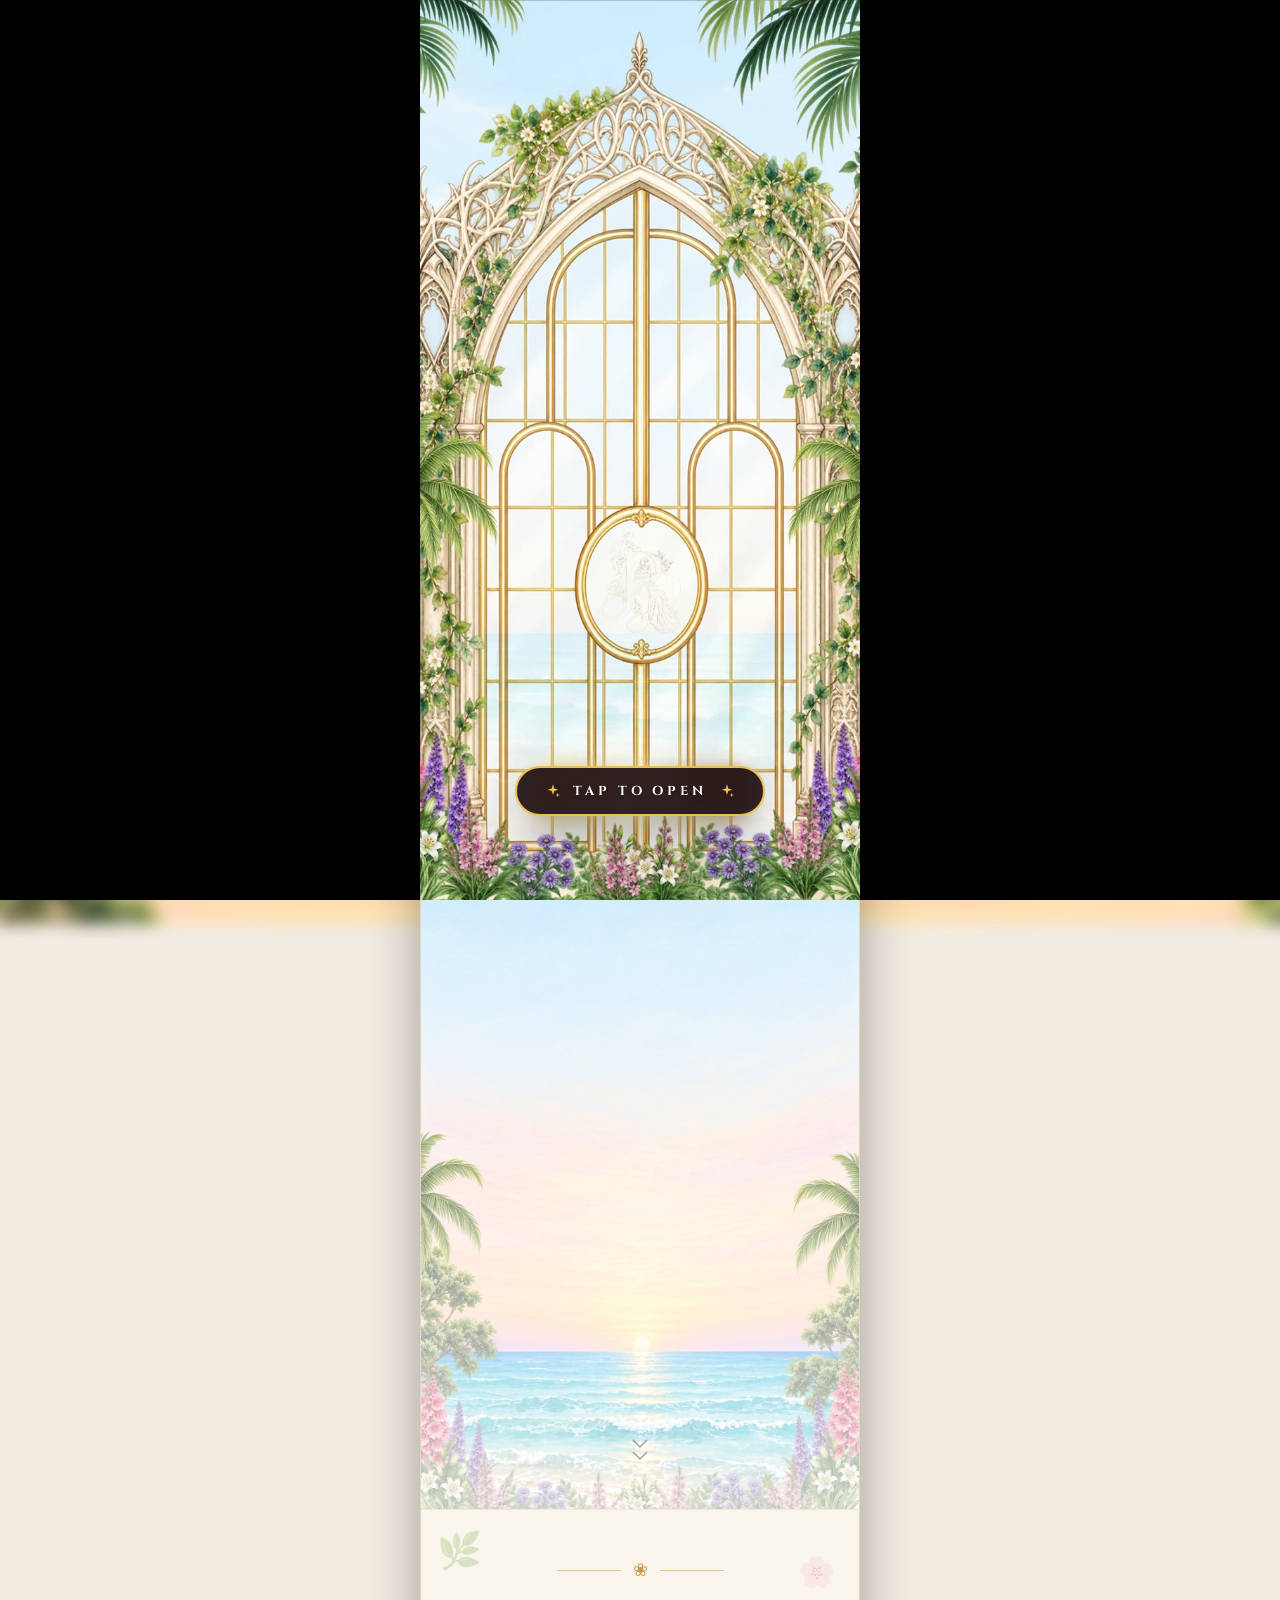
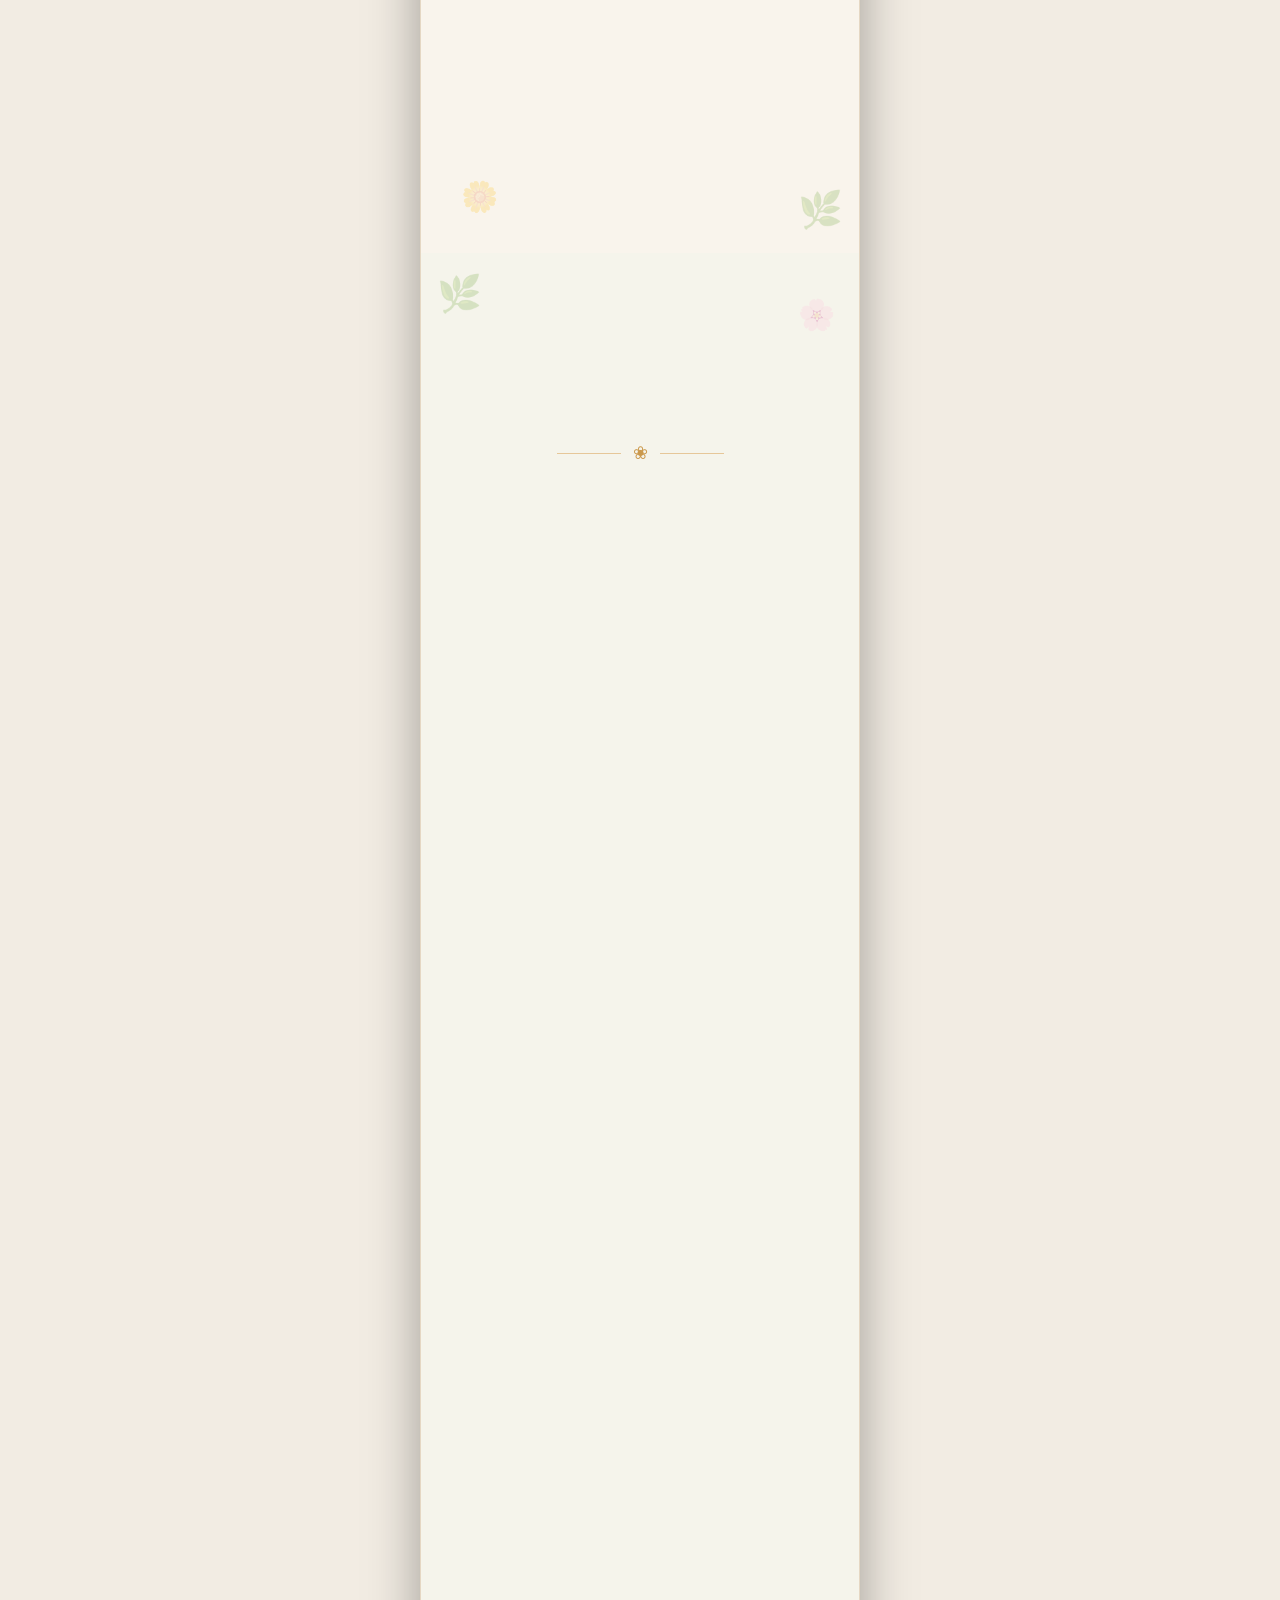
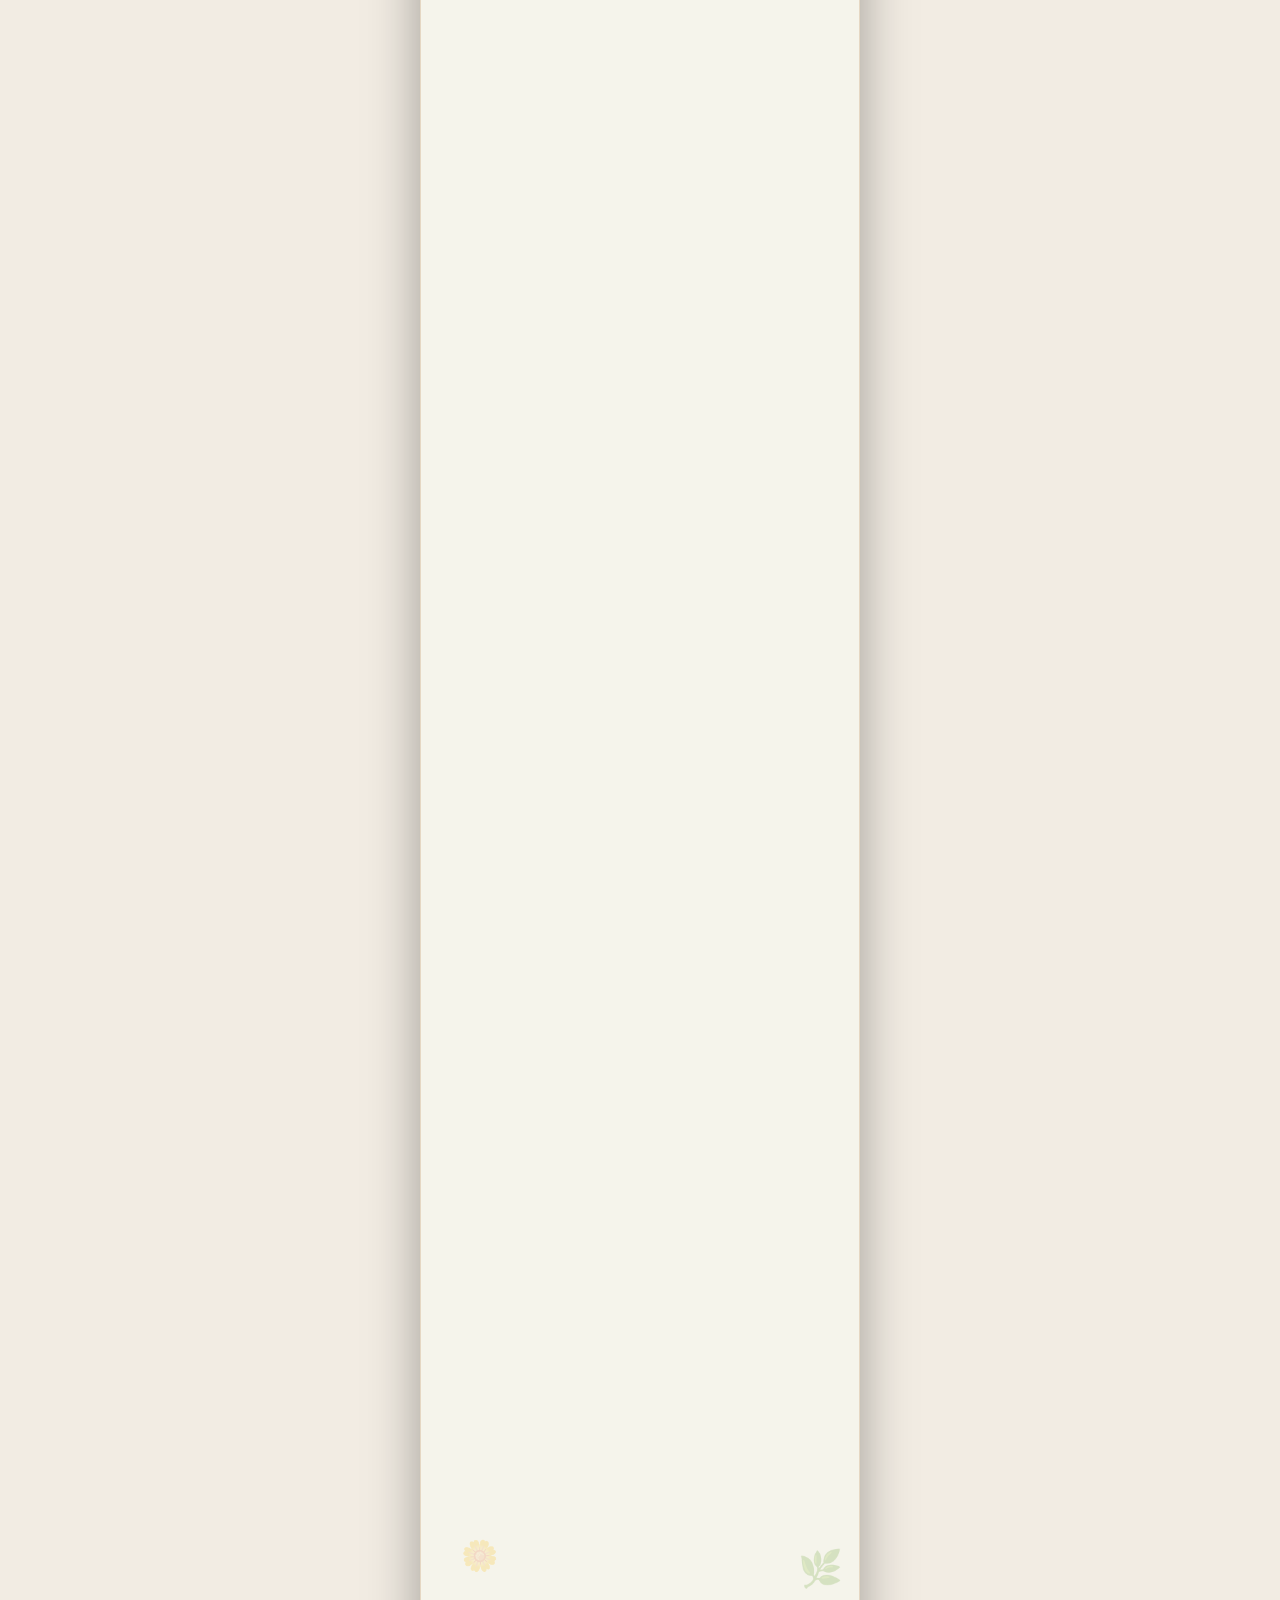
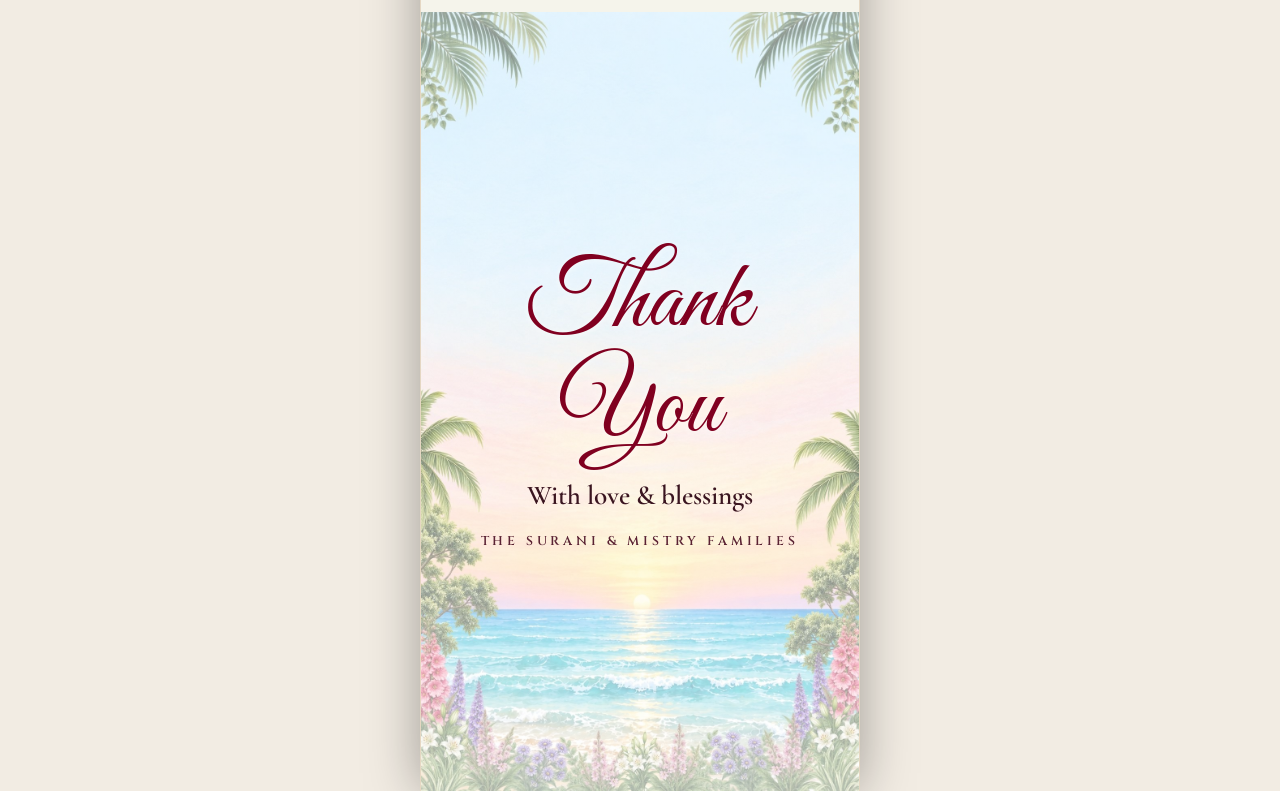
<file: wed/index.html>
<!doctype html>
<html lang="en">
<head>
  <meta charset="UTF-8" />
  <meta name="viewport" content="width=device-width, initial-scale=1.0, viewport-fit=cover" />
  <meta name="theme-color" content="#faf6f0" />

  <!-- ===================================================================
       LINK-PREVIEW TAGS (WhatsApp / Facebook / iMessage / Twitter)
       These cannot be changed from config.js. After you choose your domain:
         1. Replace every  https://YOUR-DOMAIN.com  below with your real address
            (keep it https:// and no trailing slash).
         2. Edit the title / description text if the names or dates change.
       ==================================================================== -->
  <title>Parvez &amp; Palak — Wedding Invitation · November 2026</title>
  <meta name="description" content="Join Parvez Surani &amp; Palak Mistry for their wedding celebrations from 19th to 21st November 2026." />
  <meta name="author" content="Parvez &amp; Palak" />
  <link rel="canonical" href="https://YOUR-DOMAIN.com/" />

  <meta property="og:type" content="website" />
  <meta property="og:url" content="https://YOUR-DOMAIN.com/" />
  <meta property="og:title" content="Parvez &amp; Palak — Wedding Invitation" />
  <meta property="og:description" content="Join Parvez Surani &amp; Palak Mistry for their wedding celebrations from 19th to 21st November 2026." />
  <meta property="og:image" content="https://YOUR-DOMAIN.com/assets/images/og-image.jpg" />
  <meta property="og:image:width" content="1200" />
  <meta property="og:image:height" content="630" />
  <meta name="twitter:card" content="summary_large_image" />
  <meta name="twitter:title" content="Parvez &amp; Palak — Wedding Invitation" />
  <meta name="twitter:description" content="Join Parvez Surani &amp; Palak Mistry for their wedding celebrations from 19th to 21st November 2026." />
  <meta name="twitter:image" content="https://YOUR-DOMAIN.com/assets/images/og-image.jpg" />

  <link rel="icon" type="image/png" sizes="32x32" href="assets/images/favicon-32.png" />
  <link rel="icon" type="image/png" sizes="192x192" href="assets/images/icon-192.png" />
  <link rel="apple-touch-icon" href="assets/images/apple-touch-icon.png" />

  <link rel="preconnect" href="https://fonts.googleapis.com/" />
  <link rel="preconnect" href="https://fonts.gstatic.com/" crossorigin />
  <link href="https://fonts.googleapis.com/css2?family=Cormorant+Garamond:ital,wght@0,300;0,400;0,500;0,600;0,700;1,400;1,700&amp;family=DM+Serif+Display:ital@0;1&amp;family=Great+Vibes&amp;family=Cinzel:wght@400;500;600;700;800&amp;family=Mulish:wght@400;500;600;700&amp;family=Amiri:wght@400;700&amp;display=swap" rel="stylesheet" />

  <link rel="stylesheet" href="css/style.css" />
  <link rel="preload" as="image" href="assets/video/intro-poster.jpg" />
</head>

<body class="locked">

  <!-- Blurred scenery that is visible beside the phone-shaped column on desktop -->
  <div class="stage-bg" aria-hidden="true"></div>

  <div class="frame" id="frame">
    <main id="invite"></main>
    <noscript>
      <p style="padding:40px 24px;text-align:center;font-family:serif">
        Please enable JavaScript to view this wedding invitation.
      </p>
    </noscript>
  </div>

  <!-- Falling petals + music button (aligned to the column) -->
  <div class="fx" id="petals" aria-hidden="true"></div>
  <div class="fx-ui">
    <button type="button" id="music-btn" class="music-btn" hidden aria-label="Mute background music">
      <svg class="ico-on" viewBox="0 0 24 24" width="20" height="20" fill="none" stroke="currentColor" stroke-width="2" stroke-linecap="round" stroke-linejoin="round"><path d="M11 5 6 9H2v6h4l5 4V5z"/><path d="M15.5 8.5a5 5 0 0 1 0 7"/><path d="M19 5a10 10 0 0 1 0 14"/></svg>
      <svg class="ico-off" viewBox="0 0 24 24" width="20" height="20" fill="none" stroke="currentColor" stroke-width="2" stroke-linecap="round" stroke-linejoin="round"><path d="M11 5 6 9H2v6h4l5 4V5z"/><path d="m22 9-6 6"/><path d="m16 9 6 6"/></svg>
    </button>
  </div>

  <!-- Intro gate: tap → video plays → invitation is revealed -->
  <!-- "Scroll Down" cue — visible on the first screen so guests know to scroll -->
  <div class="fx-cue" aria-hidden="false">
    <button type="button" id="scroll-cue" class="scroll-cue" aria-label="Scroll down">
      <span id="scroll-cue-text">Scroll Down</span>
      <span class="chev" aria-hidden="true">
        <svg width="18" height="10" viewBox="0 0 16 10"><path d="M1 1L8 8L15 1" stroke="currentColor" stroke-width="1.8" fill="none" stroke-linecap="round" stroke-linejoin="round"/></svg>
        <svg width="18" height="10" viewBox="0 0 16 10"><path d="M1 1L8 8L15 1" stroke="currentColor" stroke-width="1.8" fill="none" stroke-linecap="round" stroke-linejoin="round"/></svg>
      </span>
    </button>
  </div>

  <div class="intro-wrap" id="intro-wrap">
    <div class="intro" id="intro" role="button" tabindex="0" aria-label="Tap to open the invitation">
      <video id="intro-video" src="assets/video/intro.mp4" poster="assets/video/intro-poster.jpg"
             playsinline webkit-playsinline muted preload="auto"></video>
      <div class="intro-cta" id="intro-cta">
        <div class="cta-glow"></div>
        <div class="cta-pill">
          <svg viewBox="0 0 24 24" width="16" height="16" fill="currentColor" aria-hidden="true"><path d="M12 2l1.9 6.1L20 10l-6.1 1.9L12 18l-1.9-6.1L4 10l6.1-1.9L12 2zM19 15l.9 2.1L22 18l-2.1.9L19 21l-.9-2.1L16 18l2.1-.9L19 15z"/></svg>
          <span id="intro-text">Tap to Open</span>
          <svg viewBox="0 0 24 24" width="16" height="16" fill="currentColor" aria-hidden="true"><path d="M12 2l1.9 6.1L20 10l-6.1 1.9L12 18l-1.9-6.1L4 10l6.1-1.9L12 2zM19 15l.9 2.1L22 18l-2.1.9L19 21l-.9-2.1L16 18l2.1-.9L19 15z"/></svg>
        </div>
      </div>
    </div>
  </div>

  <audio id="bgm" loop preload="none"></audio>

  <script src="js/defaults.js"></script>
  <script src="js/fonts.js"></script>
  <script src="js/config.js"></script>
  <script src="js/app.js"></script>
</body>
</html>
</file>
<file: wed/css/style.css>
/* ==========================================================================
   Wedding invitation — styles
   Same visual language as the original: cream paper, burgundy + sage, gold
   details, Cinzel / Cormorant / Great Vibes typography, falling petals.

   Sizing note: almost everything is sized in --k, "1% of the column width"
   (capped at 4.4px = 1% of the 440px desktop column). That keeps the layout
   identical on a small phone, a large phone and a desktop browser.
   ========================================================================== */

:root {
  --cream:       hsl(38 50% 95%);
  --paper:       #faf6f0;
  --gold:        hsl(36 55% 55%);
  --gold-soft:   hsl(36 60% 75%);
  --rose-deep:   hsl(348 65% 35%);
  --burgundy:    #800020;
  --olive:       #4f6330;
  --sage-deep:   hsl(95 25% 45%);
  --sage-soft:   hsl(95 30% 88%);
  --ink:         hsl(25 30% 18%);
  --plum:        #3a1520;
  --rust:        #a84c32;
  --shadow-soft: 0 8px 30px -10px hsl(25 30% 18% / .15);
  --shadow-elegant: 0 20px 60px -20px hsl(95 25% 25% / .25);

  --f-cinzel: "Cinzel", serif;
  --f-script: "Great Vibes", cursive;
  --f-dm:     "DM Serif Display", serif;
  --f-serif:  "Cormorant Garamond", Georgia, serif;
  --f-sans:   "Mulish", system-ui, -apple-system, "Segoe UI", sans-serif;
  --f-arabic: "Amiri", "Traditional Arabic", serif;

  --col: 440px;
}

*, *::before, *::after { box-sizing: border-box; margin: 0; padding: 0; }

html { -webkit-text-size-adjust: 100%; text-size-adjust: 100%; }

body {
  background: #f2ece3;
  color: var(--ink);
  font-family: var(--f-serif);
  line-height: 1.4;
  -webkit-font-smoothing: antialiased;
  overflow-x: hidden;
}
body.locked { overflow: hidden; }

img { display: block; max-width: 100%; }
.sr-only { position: absolute; width: 1px; height: 1px; padding: 0; margin: -1px; overflow: hidden; clip: rect(0, 0, 0, 0); white-space: nowrap; border: 0; }
a { color: inherit; }

:focus-visible { outline: 2px solid var(--gold); outline-offset: 3px; }

/* ----- Page chrome: blurred scenery + centred column --------------------- */
.stage-bg {
  position: fixed; inset: -24px; z-index: 0;
  background: #f2ece3 url("../assets/images/family-bg.jpg") center / cover no-repeat;
  filter: blur(8px) saturate(1.05);
}

.frame {
  --k: min(1vw, 4.4px);
  position: relative; z-index: 1;
  width: 100%; max-width: var(--col);
  min-height: 100vh; min-height: 100svh;
  margin: 0 auto;
  background: var(--paper);
  overflow-x: hidden;
  box-shadow: 0 0 50px rgba(0, 0, 0, .35);
  border-inline: 1px solid rgba(197, 168, 128, .4);
}
@media (max-width: 440px) { .frame { box-shadow: none; border-inline: 0; } }

/* Fixed overlays that line up with the column */
.fx, .fx-ui {
  position: fixed; top: 0; bottom: 0; left: 50%;
  width: min(100%, var(--col)); transform: translateX(-50%);
  pointer-events: none;
}
.fx { z-index: 10; overflow: hidden; }
.fx-ui { z-index: 40; display: flex; align-items: flex-end; justify-content: flex-end; padding: 0 20px calc(20px + env(safe-area-inset-bottom, 0px)); }

.petal {
  position: absolute; top: -10vh; will-change: transform, opacity;
  animation: float-petal linear infinite;
  box-shadow: 0 1px 2px rgba(244, 114, 182, .25);
}
.petal-icon { box-shadow: none; user-select: none; }
.petal-icon img, img.petal { height: auto; }
@keyframes float-petal {
  0%   { transform: translateY(-10vh) translate(0) rotate(0); opacity: 0; }
  10%  { opacity: .9; }
  90%  { opacity: .9; }
  100% { transform: translateY(110vh) translate(40px) rotate(360deg); opacity: 0; }
}

.music-btn {
  pointer-events: auto; cursor: pointer;
  width: 44px; height: 44px; border-radius: 50%; border: 0;
  display: flex; align-items: center; justify-content: center;
  background: hsl(25 30% 18% / .8); color: var(--cream);
  backdrop-filter: blur(6px); -webkit-backdrop-filter: blur(6px);
  box-shadow: var(--shadow-elegant);
  transition: transform .2s;
}
.music-btn:hover { transform: scale(1.06); }
.music-btn[hidden] { display: none; }
.music-btn .ico-off { display: none; }
.music-btn.is-muted .ico-on  { display: none; }
.music-btn.is-muted .ico-off { display: block; }

/* ----- Intro gate -------------------------------------------------------- */
.intro-wrap {
  position: fixed; inset: 0; z-index: 50; background: #000;
  transition: opacity .6s cubic-bezier(.4, 0, .2, 1);
}
.intro-wrap.hiding { opacity: 0; pointer-events: none; }
.intro {
  position: relative; width: 100%; max-width: var(--col); height: 100%; margin: 0 auto;
  cursor: pointer; overflow: hidden; user-select: none; -webkit-user-select: none;
  touch-action: none; -webkit-tap-highlight-color: transparent;
}
.intro video { width: 100%; height: 100%; object-fit: cover; background: #000; }
.intro-cta {
  position: absolute; left: 0; right: 0; bottom: 84px; display: flex; justify-content: center;
  pointer-events: none; animation: fade-in 1.2s ease-out backwards;
  transition: opacity .3s;
}
.intro.playing .intro-cta { opacity: 0; }
.cta-glow {
  position: absolute; width: 224px; height: 52px; border-radius: 999px;
  background: linear-gradient(90deg, #d4af37, #fcf6ba, #aa771c); opacity: .8; filter: blur(10px);
  animation: pulse 2s ease-in-out infinite;
}
.cta-pill {
  position: relative; display: flex; align-items: center; gap: 12px;
  padding: 14px 28px; border-radius: 999px;
  background: rgba(26, 12, 16, .9); border: 2px solid #e5c158; color: #fbf5b7;
  font-family: var(--f-cinzel); font-weight: 700; font-size: 13px; letter-spacing: .3em; text-transform: uppercase;
  box-shadow: 0 25px 50px -12px rgba(0, 0, 0, .5);
  backdrop-filter: blur(6px); -webkit-backdrop-filter: blur(6px);
}
.cta-pill svg { color: #e5c158; animation: pulse 2s ease-in-out infinite; }
.cta-pill span { color: #fff; text-shadow: 0 1px 3px rgba(0, 0, 0, .5); }
@keyframes pulse { 50% { opacity: .5; } }
@keyframes fade-in { from { opacity: 0; } to { opacity: 1; } }
@keyframes drift { 0%, 100% { transform: translateY(0) rotate(0); } 50% { transform: translateY(-12px) rotate(8deg); } }

/* ----- 1. Hero ----------------------------------------------------------- */
.hero { position: relative; width: 100%; height: 100vh; height: 100svh; overflow: hidden; user-select: none; -webkit-user-select: none; }
@media (min-width: 600px) { .hero { height: auto; aspect-ratio: 9 / 16; } }
.hero-bg { position: absolute; inset: 0; width: 100%; height: 100%; object-fit: cover; object-position: center; }

.hero-text {
  position: absolute; left: 0; right: 0; top: 0; height: 72%;
  display: flex; flex-direction: column; align-items: center; justify-content: center;
  padding: 0 calc(var(--k) * 8); text-align: center;
}
.invoc-ar {
  font-family: var(--f-arabic); font-weight: 700; color: #8b1538;
  font-size: calc(var(--k) * 7.4 * var(--fs, 1)); line-height: 1.5; direction: rtl;
}
.invoc-en {
  margin-top: calc(var(--k) * .5);
  font-family: var(--f-serif); font-weight: 700; color: #8b1538; text-transform: uppercase;
  font-size: calc(var(--k) * 2.1 * var(--fs, 1)); letter-spacing: .01em; line-height: 1.5;
}
.blessing {
  margin-top: calc(var(--k) * 5.5);
  font-family: var(--f-serif); font-weight: 700; color: var(--olive, #4f6330);
  font-size: calc(var(--k) * 4.2 * var(--fs, 1)); line-height: 1.28; max-width: 92%;
}
.hero-name {
  margin-top: calc(var(--k) * 3);
  font-family: var(--f-serif); font-weight: 500; text-transform: uppercase; color: var(--rose-deep);
  font-size: calc(var(--k) * 13.5 * var(--fs, 1)); letter-spacing: .03em; line-height: 1.05;
}
.hero-line {
  margin-top: calc(var(--k) * 3);
  font-family: var(--f-serif); font-weight: 700; color: var(--olive, #4f6330);
  font-size: calc(var(--k) * 4.3 * var(--fs, 1)); line-height: 1.3;
}
.hero-amp {
  margin-top: calc(var(--k) * 2.4);
  font-family: var(--f-serif); font-weight: 700; color: var(--rose-deep);
  font-size: calc(var(--k) * 6 * var(--fs, 1)); line-height: 1;
}

/* ----- 2. Families ------------------------------------------------------- */
.family {
  --pad: calc(var(--k) * 6);
  position: relative; overflow: hidden; user-select: none; -webkit-user-select: none;
  padding: calc(var(--k) * 11) var(--pad);
}
.family-bg { position: absolute; inset: 0; width: 100%; height: 100%; object-fit: cover; z-index: 0; }
.family-veil {
  position: absolute; inset: 0; z-index: 1; pointer-events: none;
  background: linear-gradient(to bottom, rgba(255,255,255,0) 0%, rgba(255,255,255,.25) 25%, rgba(255,255,255,.35) 50%, rgba(255,255,255,.55) 70%, rgba(255,255,255,.7) 100%);
}
.family-inner { position: relative; z-index: 2; }

.fam-head { text-align: center; margin-bottom: calc(var(--k) * 6); }
.fam-kicker { font-family: var(--f-cinzel); font-weight: 600; text-transform: uppercase; letter-spacing: .3em; color: #5a2233; font-size: calc(var(--k) * 2.5 * var(--fs, 1)); text-shadow: 0 1px 3px rgba(255,255,255,.7); }
.fam-title  { margin-top: calc(var(--k) * 1.6); font-family: var(--f-cinzel); font-weight: 700; letter-spacing: .12em; color: var(--plum); font-size: calc(var(--k) * 8 * var(--fs, 1)); text-shadow: 0 1px 5px rgba(255,255,255,.6); }
.fam-script { margin-top: calc(var(--k) * -1.2); font-family: var(--f-script); color: var(--burgundy); font-size: calc(var(--k) * 13.6 * var(--fs, 1)); line-height: 1.15; text-shadow: 0 1px 5px rgba(255,255,255,.6); }

.fam-row { display: grid; grid-template-columns: 1fr 1fr; gap: calc(var(--k) * 4); margin-bottom: calc(var(--k) * 5); text-align: center; }
.fam-label { font-family: var(--f-cinzel); font-weight: 500; text-transform: uppercase; letter-spacing: .2em; color: var(--burgundy); font-size: calc(var(--k) * 2.3 * var(--fs, 1)); margin-bottom: 2px; text-shadow: 0 1px 3px rgba(255,255,255,.9); }
.fam-names { font-family: var(--f-serif); text-transform: uppercase; color: #1a080c; font-size: calc(var(--k) * 3.2 * var(--fs, 1)); font-weight: 600; line-height: 1.3; text-shadow: 0 1px 3px rgba(255,255,255,.8); }
.fam-strong .fam-label, .fam-strong .fam-names { font-weight: 700; }
.fam-amp { font-family: var(--f-serif); font-style: italic; font-weight: 700; color: var(--burgundy); font-size: calc(var(--k) * 2.6 * var(--fs, 1)); margin: 2px 0; }

.fam-couple { position: relative; align-items: center; margin: calc(var(--k) * 7) 0 calc(var(--k) * 5); }
.fam-person { font-family: var(--f-script); color: var(--burgundy); font-size: calc(var(--k) * 11.5 * var(--fs, 1)); line-height: 1; text-shadow: 0 1px 8px rgba(255,255,255,.7); }
.fam-logo { position: absolute; left: 50%; top: 50%; width: calc(var(--k) * 19); height: calc(var(--k) * 19); margin: calc(var(--k) * -9.5) 0 0 calc(var(--k) * -9.5); pointer-events: none; z-index: 3; }
.fam-logo-in { width: 100%; height: 100%; }
.fam-logo img { width: 100%; height: 100%; object-fit: contain; filter: drop-shadow(0 2px 3px rgba(0,0,0,.25)); }

.scroll-hint { display: flex; flex-direction: column; align-items: center; gap: 2px; margin-top: calc(var(--k) * 8); animation: drift 6s ease-in-out infinite; color: rgba(58, 21, 32, .4); }
.scroll-hint p { font-family: var(--f-cinzel); font-size: calc(var(--k) * 2 * var(--fs, 1)); letter-spacing: .35em; text-transform: uppercase; }

/* ----- 3. Save the date -------------------------------------------------- */
.section-deco { position: relative; padding: calc(var(--k) * 8) calc(var(--k) * 6) calc(var(--k) * 12); background: var(--cream); border-top: 1px solid hsl(36 60% 75% / .3); overflow: hidden; }
.deco { position: absolute; pointer-events: none; opacity: .2; line-height: 1; }
.deco.d1 { top: 24px; left: 16px;  font-size: 36px; }
.deco.d2 { top: 48px; right: 24px; font-size: 30px; }
.deco.d3 { bottom: 40px; left: 40px; font-size: 30px; }
.deco.d4 { bottom: 24px; right: 16px; font-size: 36px; }
.orn { display: flex; align-items: center; justify-content: center; gap: 12px; margin: 12px 0; color: var(--gold); font-size: 18px; }
.orn::before, .orn::after { content: ""; height: 1px; width: 64px; background: var(--gold-soft); }
.section-inner { position: relative; text-align: center; }

.scratch {
  position: relative; width: 100%; max-width: 340px; margin: 0 auto 24px; aspect-ratio: 1.875 / 1;
  border-radius: 16px; overflow: hidden; border: 1px solid rgba(197, 168, 128, .6);
  box-shadow: 0 20px 25px -5px rgba(0,0,0,.1), 0 8px 10px -6px rgba(0,0,0,.1);
  user-select: none; -webkit-user-select: none;
}
.scratch-under {
  position: absolute; inset: 0; display: flex; flex-direction: column; align-items: center; justify-content: center; text-align: center;
  background: linear-gradient(to bottom, #fffdfa, #fbf2df); border: 2px solid rgba(197, 168, 128, .4); border-radius: 16px; padding: 16px;
  box-shadow: inset 0 2px 4px rgba(0,0,0,.06);
}
.scratch-label { font-family: var(--f-cinzel); font-weight: 700; text-transform: uppercase; letter-spacing: .35em; color: var(--burgundy); font-size: calc(12px * var(--fs, 1)); }
.scratch-date  { margin-top: 6px; font-family: var(--f-dm); color: var(--burgundy); font-size: calc(clamp(24px, 8.6vw, 36px) * var(--fs, 1)); letter-spacing: .02em; line-height: 1.15; }
.scratch canvas { position: absolute; inset: 0; width: 100%; height: 100%; z-index: 2; cursor: grab; touch-action: none; border-radius: 16px; }
.scratch canvas:active { cursor: grabbing; }

.countdown-wrap { transition: opacity .7s, transform .7s; }
.countdown-wrap.hidden { opacity: 0; transform: translateY(16px); pointer-events: none; height: 0; overflow: hidden; }
.countdown { display: flex; justify-content: center; gap: 12px; }
.cd-cell { display: flex; flex-direction: column; align-items: center; min-width: 68px; }
.cd-box { width: 100%; aspect-ratio: 1; border-radius: 16px; background: var(--cream); border: 1px solid var(--gold-soft); box-shadow: var(--shadow-soft); display: flex; align-items: center; justify-content: center; }
.cd-num { font-family: var(--f-cinzel); font-size: calc(26px * var(--fs, 1)); color: var(--rose-deep); font-variant-numeric: tabular-nums; letter-spacing: .02em; }
.cd-label { margin-top: 8px; font-size: calc(12px * var(--fs, 1)); letter-spacing: .15em; text-transform: uppercase; color: var(--sage-deep); font-family: var(--f-serif); font-weight: 600; }
.cd-done { margin-top: 16px; font-family: var(--f-script); font-size: calc(30px * var(--fs, 1)); color: var(--rose-deep); }
@media (min-width: 440px) { .cd-cell { min-width: 80px; } .cd-num { font-size: calc(32px * var(--fs, 1)); } }

/* ----- 4. Events --------------------------------------------------------- */
.events { position: relative; padding: calc(var(--k) * 10) 16px calc(var(--k) * 14); background: hsl(95 30% 88% / .2); overflow: hidden; }
.events-title { font-family: var(--f-script); font-size: calc(56px * var(--fs, 1)); line-height: 1.15; color: var(--rose-deep); text-align: center; margin-top: 4px; }
.event-list { display: grid; gap: 40px; margin-top: 16px; }

.event {
  --kk: calc(min(100vw - 32px, 408px) / 100);   /* 1% of the card width */
  --k: var(--kk);
  position: relative; border-radius: 24px; overflow: hidden; background: #fff;
  border: 1px solid hsl(36 60% 75% / .4); box-shadow: var(--shadow-elegant);
}
.event-art { position: relative; aspect-ratio: 9 / 16; overflow: hidden; }
.event-art > img { position: absolute; inset: 0; width: 100%; height: 100%; object-fit: cover; user-select: none; -webkit-user-select: none; }
.event-body {
  --k: calc(var(--kk) * var(--scale, 1));       /* per-event text scale (config: theme.scale) */
  position: absolute; left: var(--side, 6%); right: var(--side, 6%); top: var(--top, 10%);
  display: flex; flex-direction: column; align-items: center; text-align: center;
  font-family: var(--f-sans); color: var(--ev-text, #4f5f2c);
}
.ev-eyebrow { font-family: var(--f-sans); font-weight: 500; text-transform: uppercase; letter-spacing: .12em; font-size: calc(var(--k) * 2.7 * var(--fs, 1)); line-height: 1.4; }
.ev-title { margin-top: calc(var(--k) * 1.2); font-family: var(--f-script); font-weight: 400; color: var(--ev-title, #a8225f); font-size: calc(var(--k) * 13 * var(--fs, 1)); line-height: 1.05; }
.ev-tagline { margin-top: calc(var(--k) * 2.4); font-weight: 500; font-size: calc(var(--k) * 3.5 * var(--fs, 1)); line-height: 1.4; text-wrap: balance; }
.ev-date { margin-top: calc(var(--k) * 3.6); display: flex; align-items: center; justify-content: center; gap: calc(var(--k) * 2.6); font-size: calc(var(--k) * 4.6 * var(--fs, 1)); font-weight: 500; }
.ev-date b { font-weight: 500; font-size: calc(var(--k) * 9 * var(--fs, 1)); line-height: 1; padding: 0 calc(var(--k) * 2.6); border-inline: 1px solid var(--ev-accent, #a8225f); }
.ev-time { margin-top: calc(var(--k) * 3.4); font-size: calc(var(--k) * 4.4 * var(--fs, 1)); font-weight: 500; line-height: 1.4; letter-spacing: .01em; }
.ev-sched { margin-top: calc(var(--k) * 3.2); width: 100%; display: grid; grid-template-columns: 1fr max-content; column-gap: calc(var(--k) * 2.2); row-gap: calc(var(--k) * .5); font-size: calc(var(--k) * 4 * var(--fs, 1)); font-weight: 500; line-height: 1.35; }
.ev-sched > div { display: contents; }
.ev-sched span:first-child { text-align: center; }
.ev-sched span:last-child  { text-align: left; white-space: nowrap; }
.ev-after { margin-top: calc(var(--k) * 1.4); font-size: calc(var(--k) * 4.2 * var(--fs, 1)); font-weight: 500; line-height: 1.4; }
.ev-rule { margin-top: calc(var(--k) * 3.6); width: 72%; height: 1px; background: linear-gradient(90deg, transparent, var(--ev-accent, #a8225f) 18%, var(--ev-accent, #a8225f) 82%, transparent); opacity: .55; position: relative; }
.ev-rule::after { content: ""; position: absolute; left: 50%; top: 50%; width: 7px; height: 7px; transform: translate(-50%, -50%) rotate(45deg); background: var(--paper); border: 1px solid var(--ev-accent, #a8225f); }
.ev-venue { margin-top: calc(var(--k) * 3.6); font-size: calc(var(--k) * 4.5 * var(--fs, 1)); font-weight: 500; line-height: 1.4; }
.ev-attire { margin-top: calc(var(--k) * 3.6); padding: calc(var(--k) * 1.6) calc(var(--k) * 6.4); background: var(--ev-badge, var(--ev-accent)); color: #fff; font-size: calc(var(--k) * 3.5 * var(--fs, 1)); font-weight: 600; letter-spacing: .02em; }

.event-actions { display: grid; gap: 10px; padding: 16px 24px 20px; background: hsl(38 50% 95% / .55); border-top: 1px solid hsl(36 60% 75% / .25); }
.btn {
  display: flex; align-items: center; justify-content: center; gap: 8px; width: 100%;
  padding: 15px 24px; border: 0; border-radius: 999px; cursor: pointer; text-decoration: none;
  font-family: var(--f-cinzel); font-weight: 600; font-size: 12px; letter-spacing: .15em; text-transform: none;
  transition: background-color .3s, box-shadow .3s;
}
.btn-primary { background: var(--rust); color: #fff; box-shadow: 0 4px 6px -1px rgba(0,0,0,.12); }
.btn-primary:hover { background: var(--hbg, #8e3c25); color: var(--hfg, #fff); }
.btn-ghost { background: transparent; color: var(--rust); border: 1px solid rgba(168, 76, 50, .45); }
.btn-ghost:hover { background: var(--hbg, rgba(168, 76, 50, .08)); color: var(--hfg, var(--rust)); }
.btn svg { flex: none; }

.cal { width: 100%; }
.cal summary { list-style: none; }
.cal summary::-webkit-details-marker { display: none; }
.cal-menu { display: grid; grid-template-columns: 1fr 1fr; gap: 8px; margin-top: 8px; }
.cal-menu a { text-align: center; padding: 11px 8px; border-radius: 12px; font-family: var(--f-sans); font-weight: 600; font-size: 12px; text-decoration: none; color: var(--rust); background: #fff; border: 1px solid rgba(168, 76, 50, .25); }
.cal-menu a:hover { background: rgba(168, 76, 50, .06); }

/* ----- 5. RSVP + 6. Footer ---------------------------------------------- */
.rsvp { position: relative; padding: calc(var(--k) * 10) calc(var(--k) * 8); background: var(--cream); text-align: center; border-top: 1px solid hsl(36 60% 75% / .3); }
.rsvp h2 { font-family: var(--f-script); font-size: calc(48px * var(--fs, 1)); line-height: 1.15; color: var(--rose-deep); }
.rsvp p { margin: 8px auto 20px; max-width: 320px; font-size: calc(19px * var(--fs, 1)); color: var(--ink); }
.rsvp .btn { max-width: 320px; margin: 0 auto; }

.footer { padding: calc(var(--k) * 10) calc(var(--k) * 6) calc(var(--k) * 14); text-align: center; background: var(--paper); }
.footer .line { font-family: var(--f-script); font-size: 38px; color: var(--burgundy); line-height: 1.2; }
.footer .sign { margin-top: 6px; font-family: var(--f-cinzel); font-size: 11px; letter-spacing: .3em; text-transform: uppercase; color: #5a2233; }

/* ----- Reduced motion ---------------------------------------------------- */
@media (prefers-reduced-motion: reduce) {
  .fx { display: none; }
  .scroll-hint, .cta-glow, .cta-pill svg, .scroll-cue, .scroll-cue .chev { animation: none; }
  .anim { opacity: 1 !important; transform: none !important; filter: none !important; transition: none !important; }
  .anim .ch { opacity: 1 !important; transform: none !important; transition: none !important; }
}


/* ==========================================================================
   TEXT-ANIMATION ENGINE  (types are chosen in config → animation.roles)
   --dur and --delay are set per element by app.js
   ========================================================================== */
.anim {
  opacity: 0;
  transition: opacity var(--dur, .9s) ease-out var(--delay, 0s),
              transform var(--dur, .9s) cubic-bezier(.16, 1, .3, 1) var(--delay, 0s),
              filter var(--dur, .9s) ease-out var(--delay, 0s);
  will-change: opacity, transform;
}
.anim.is-in { opacity: 1; transform: none !important; filter: none !important; }

.anim[data-anim="fade"]        { }
.anim[data-anim="fade-up"]     { transform: translateY(34px); }
.anim[data-anim="fade-down"]   { transform: translateY(-34px); }
.anim[data-anim="slide-left"]  { transform: translateX(-70px); }
.anim[data-anim="slide-right"] { transform: translateX(70px); }
.anim[data-anim="zoom-in"]     { transform: scale(.45); }
.anim[data-anim="zoom-out"]    { transform: scale(1.7); }
.anim[data-anim="blur-in"]     { filter: blur(14px); transform: scale(1.06); }
.anim[data-anim="rotate-in"]   { transform: rotate(-18deg) scale(.5); }
.anim[data-anim="flip-x"]      { transform: perspective(700px) rotateX(-90deg); transform-origin: 50% 0; }
.anim[data-anim="flip-y"]      { transform: perspective(700px) rotateY(90deg); }
.anim[data-anim="fly-3d"]      { transform: perspective(800px) translate3d(0, -90px, -380px) rotateX(42deg) rotateY(-26deg) scale(.7); filter: blur(5px); transform-origin: 50% 50%; }

/* letter-by-letter / word-by-word: the paragraph itself stays visible, its pieces animate */
.anim[data-anim="letters"], .anim[data-anim="words"] { opacity: 1; transition: none; }
.anim .w { display: inline-block; white-space: nowrap; }
.anim .ch {
  display: inline-block; opacity: 0; transform: translateY(.8em) rotateX(-70deg) scale(.9);
  transition: opacity calc(var(--dur, .9s) * .7) ease-out calc(var(--delay, 0s) + var(--i, 0) * var(--step, .04s)),
              transform var(--dur, .9s) cubic-bezier(.16, 1, .3, 1) calc(var(--delay, 0s) + var(--i, 0) * var(--step, .04s));
}
.anim.is-in .ch { opacity: 1; transform: none; }
/* In a flex column, keep letter-animated lines centred */
.anim[data-anim="letters"], .anim[data-anim="words"] { text-align: inherit; }

/* ==========================================================================
   "SCROLL DOWN" CUE (first screen)
   ========================================================================== */
.fx-cue {
  position: fixed; left: 50%; bottom: calc(26px + env(safe-area-inset-bottom, 0px)); transform: translateX(-50%);
  width: min(100%, var(--col)); z-index: 30; display: flex; justify-content: center; pointer-events: none;
}
.scroll-cue {
  display: flex; flex-direction: column; align-items: center; gap: 2px; cursor: pointer;
  padding: 9px 22px 6px; border-radius: 999px;
  background: rgba(26, 12, 16, .62); color: #fbf5b7; border: 1px solid rgba(229, 193, 88, .75);
  font-family: var(--f-cinzel); font-weight: 600; font-size: 11px; letter-spacing: .32em; text-transform: uppercase;
  backdrop-filter: blur(6px); -webkit-backdrop-filter: blur(6px);
  box-shadow: 0 10px 30px -8px rgba(0, 0, 0, .55);
  opacity: 0; transform: translateY(14px); pointer-events: none;
  transition: opacity .6s ease, transform .6s ease;
}
body.cue-on .scroll-cue { opacity: 1; transform: none; pointer-events: auto; animation: cue-bob 2.2s ease-in-out infinite 0.8s; }
.scroll-cue .chev { display: flex; flex-direction: column; align-items: center; line-height: 0; color: #e5c158; }
.scroll-cue .chev svg:first-child { opacity: .45; margin-bottom: -2px; }
@keyframes cue-bob { 0%, 100% { transform: translateY(0); } 50% { transform: translateY(7px); } }

/* ==========================================================================
   GOOGLE CALENDAR BUTTON (above Events Schedule)
   ========================================================================== */
.gcal-wrap { display: flex; justify-content: center; margin: 0 0 22px; }
.btn-gcal { width: auto; max-width: 100%; padding: 14px 26px; background: #fff; color: var(--rust); border: 1.5px solid var(--rust); box-shadow: var(--shadow-soft); text-align: center; line-height: 1.3; }
.btn-gcal:hover { background: var(--hbg, var(--rust)); color: var(--hfg, #fff); }

/* ==========================================================================
   CLOSING PAGE (door-closing video → Thank You)
   ========================================================================== */
.closing { position: relative; overflow: hidden; background: var(--paper); }
.closing.has-video { height: 100vh; height: 100svh; background: #000; }
@media (min-width: 600px) { .closing.has-video { height: auto; aspect-ratio: 9 / 16; } }
.closing-video {
  position: absolute; inset: 0; width: 100%; height: 100%; object-fit: cover; z-index: 2; background: #000;
  transition: opacity 1.5s ease;
}
.closing.done .closing-video { opacity: 0; pointer-events: none; }
.closing-thanks { position: relative; z-index: 1; overflow: hidden; }
.closing-bg { position: absolute; inset: 0; width: 100%; height: 100%; object-fit: cover; }
.closing-veil { position: absolute; inset: 0; background: linear-gradient(to bottom, rgba(255,255,255,.55), rgba(255,255,255,.35) 45%, rgba(255,255,255,.65)); }
.closing-inner { position: relative; text-align: center; padding: calc(var(--k) * 16) calc(var(--k) * 6); }
.closing.has-video .closing-thanks {
  position: absolute; inset: 0; opacity: 0; transition: opacity 1.5s ease .2s;
  display: flex; align-items: center; justify-content: center;
}
.closing.has-video.done .closing-thanks { opacity: 1; }
.closing.has-video .closing-inner { padding: 0 calc(var(--k) * 6); }
.ct-thanks { font-family: var(--f-script); color: var(--burgundy); font-size: calc(var(--k) * 22 * var(--fs, 1)); line-height: 1.1; text-shadow: 0 1px 6px rgba(255,255,255,.7); }
.ct-line   { margin-top: calc(var(--k) * 3); font-family: var(--f-serif); font-weight: 600; color: var(--plum); font-size: calc(var(--k) * 6.2 * var(--fs, 1)); }
.ct-sign   { margin-top: calc(var(--k) * 3.5); font-family: var(--f-cinzel); font-weight: 600; letter-spacing: .3em; text-transform: uppercase; color: #5a2233; font-size: calc(var(--k) * 2.9 * var(--fs, 1)); line-height: 1.7; }

/* ==========================================================================
   CUSTOM IMAGE / VIDEO PAGES
   ========================================================================== */
.page-media { position: relative; background: var(--paper); overflow: hidden; }
.page-media img, .page-media video { display: block; width: 100%; height: auto; }
.page-media.fit-screen { height: 100vh; height: 100svh; }
@media (min-width: 600px) { .page-media.fit-screen { height: auto; aspect-ratio: 9 / 16; } }
.page-media.fit-screen img, .page-media.fit-screen video { height: 100%; object-fit: cover; }

/* Event card that is only a picture (no text overlay) */
.event.no-overlay .event-art { aspect-ratio: auto; }
.event.no-overlay .event-art > img { position: static; height: auto; }

.event-art { background: linear-gradient(160deg, #fdf3e3, #f6dfe4); }


/* ==========================================================================
   TEXT EDITOR SUPPORT  (custom text / button blocks, guest greeting, gallery)
   ========================================================================== */
.txt-layer { position: absolute; inset: 0; z-index: 6; pointer-events: none; }
.blk {
  position: absolute; pointer-events: auto; max-width: 92%;
  translate: -50% -50%;
  font-family: var(--f-serif); color: var(--plum); line-height: 1.25; text-align: center;
  font-size: calc(var(--k) * 5);
}
.blk.is-btn { width: max-content; }
.blk.btn { width: auto; }
.closing-thanks .txt-layer { z-index: 3; }

.hero-guest { margin-bottom: calc(var(--k) * 3); font-family: var(--f-serif); font-style: italic; font-weight: 600; color: var(--rose-deep); font-size: calc(var(--k) * 5 * var(--fs, 1)); line-height: 1.2; }
.hero-guest b { font-style: normal; letter-spacing: .02em; }

/* in the editor's live preview only */
body.pv-edit [data-tid] { cursor: pointer; }
body.pv-edit [data-tid]:hover { outline: 1.5px dashed rgba(190, 40, 120, .85); outline-offset: 3px; }
body.pv-edit [data-tid].pv-sel { outline: 2px solid #d6246e; outline-offset: 3px; }
body.pv-edit .tx-ghost { opacity: .28 !important; outline: 1px dashed #888; }
body.pv-edit, body.pv-edit * { -webkit-user-select: none; user-select: none; }
.tx-hidden { display: none !important; }

/* ==========================================================================
   GALLERY PAGE
   ========================================================================== */
.gallery { position: relative; padding: calc(var(--k) * 10) 0 calc(var(--k) * 9); background: var(--cream); border-top: 1px solid hsl(36 60% 75% / .3); overflow: hidden; }
.gal-heading { text-align: center; font-family: var(--f-script); font-size: calc(var(--k) * 12 * var(--fs, 1)); color: var(--rose-deep); line-height: 1.15; margin-bottom: calc(var(--k) * 4); }
.gal-track { display: flex; gap: 12px; overflow-x: auto; scroll-snap-type: x mandatory; padding: 4px 8% 14px; scrollbar-width: none; -webkit-overflow-scrolling: touch; }
.gal-track::-webkit-scrollbar { display: none; }
.gal-item { flex: 0 0 84%; scroll-snap-align: center; border-radius: 18px; overflow: hidden; background: #fff; box-shadow: var(--shadow-elegant); border: 1px solid hsl(36 60% 75% / .4); }
.gal-item img { width: 100%; aspect-ratio: var(--gal-ar, 4 / 5); object-fit: cover; }
.gal-item figcaption { padding: 10px 14px 12px; text-align: center; font-family: var(--f-serif); font-size: 17px; font-weight: 600; color: var(--plum); }
.gal-dots { display: flex; justify-content: center; gap: 7px; margin-top: 6px; }
.gal-dots i { width: 7px; height: 7px; border-radius: 50%; background: rgba(128, 0, 32, .25); transition: .3s; }
.gal-dots i.on { background: var(--burgundy); transform: scale(1.35); }
</file>
